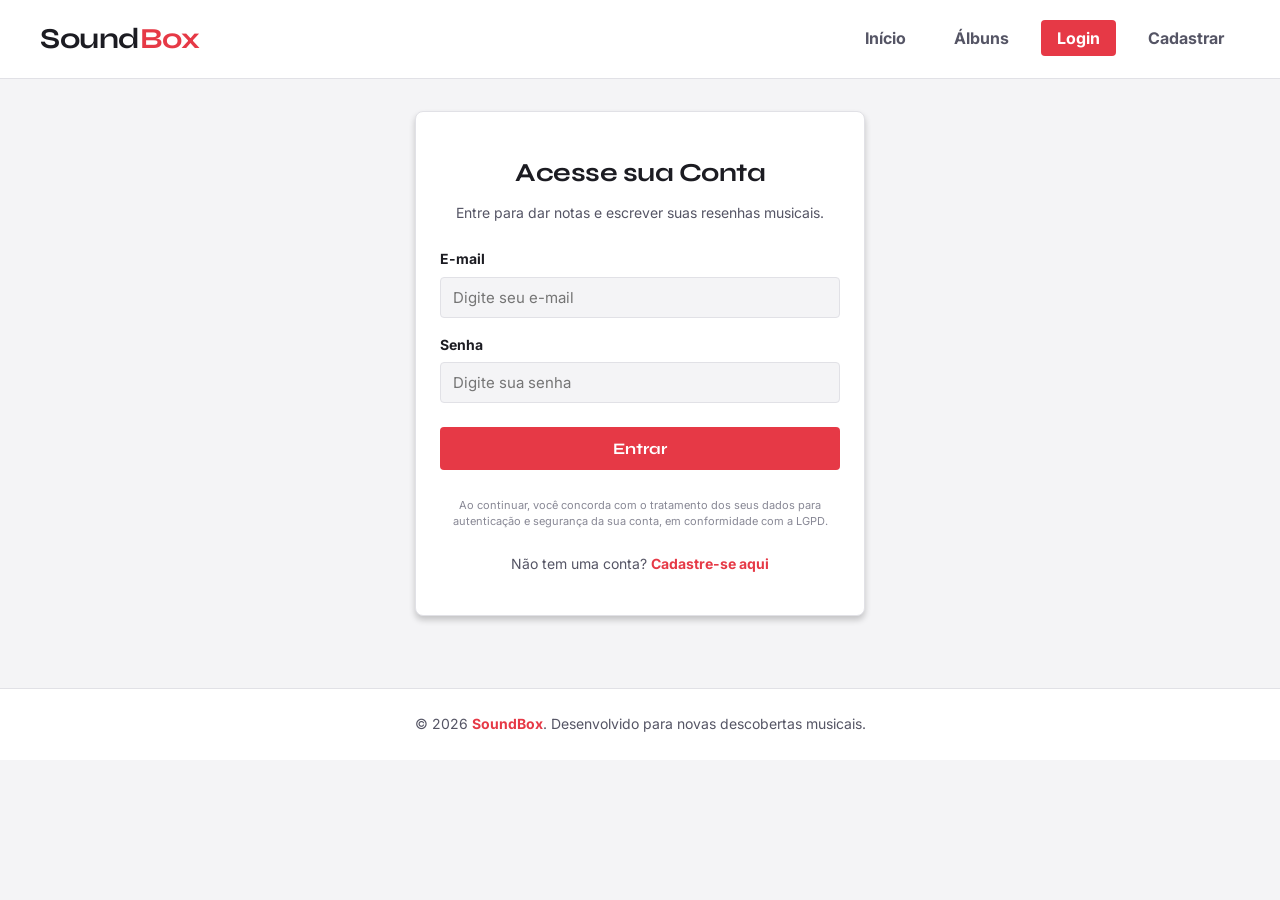
<file: login.html>
<!DOCTYPE html>
<html lang="pt-BR">
<head>
    <meta charset="UTF-8">
    <meta name="viewport" content="width=device-width, initial-scale=1.0">
    <title>SoundBox - Login</title>
    <link rel="icon" type="image/x-icon" href="/icon/favicon.png">
    <link rel="stylesheet" href="css-login/login.css">
</head>
<body>

    <header>
        <div class="header-container">
            <div class="logo-area">
                <h1>Sound<span>Box</span></h1>
            </div>
            <nav>
                <ul>
                    <li><a href="index.html">Início</a></li>
                    <li><a href="produto.html">Álbuns</a></li>
                    <li><a href="login.html" class="active">Login</a></li>
                    <li><a href="new.html">Cadastrar</a></li>
                </ul>
            </nav>
        </div>
    </header>

    <main>
        <section class="login-container">
            <h2>Acesse sua Conta</h2>
            <p class="login-subtitulo">Entre para dar notas e escrever suas resenhas musicais.</p>

            <form action="#" method="POST" class="login-form">
                
                <div class="form-grupo">
                    <label for="email">E-mail</label>
                    <input type="email" id="email" name="email" placeholder="Digite seu e-mail" required>
                </div>

                <div class="form-grupo">
                    <label for="senha">Senha</label>
                    <input type="password" id="senha" name="senha" placeholder="Digite sua senha" required>
                </div>

                <button type="submit" class="btn-login">Entrar</button>

                <p class="lgpd-texto">
                    Ao continuar, você concorda com o tratamento dos seus dados para autenticação e segurança da sua conta, em conformidade com a LGPD.
                </p>
            </form> <div class="login-ajuda">
                <p>Não tem uma conta? <a href="new.html">Cadastre-se aqui</a></p>
            </div>
        </section>

    </main>

    <footer>
        <p>&copy; 2026 <span>SoundBox</span>. Desenvolvido para novas descobertas musicais.</p>
    </footer>

</body>
</html>
</file>
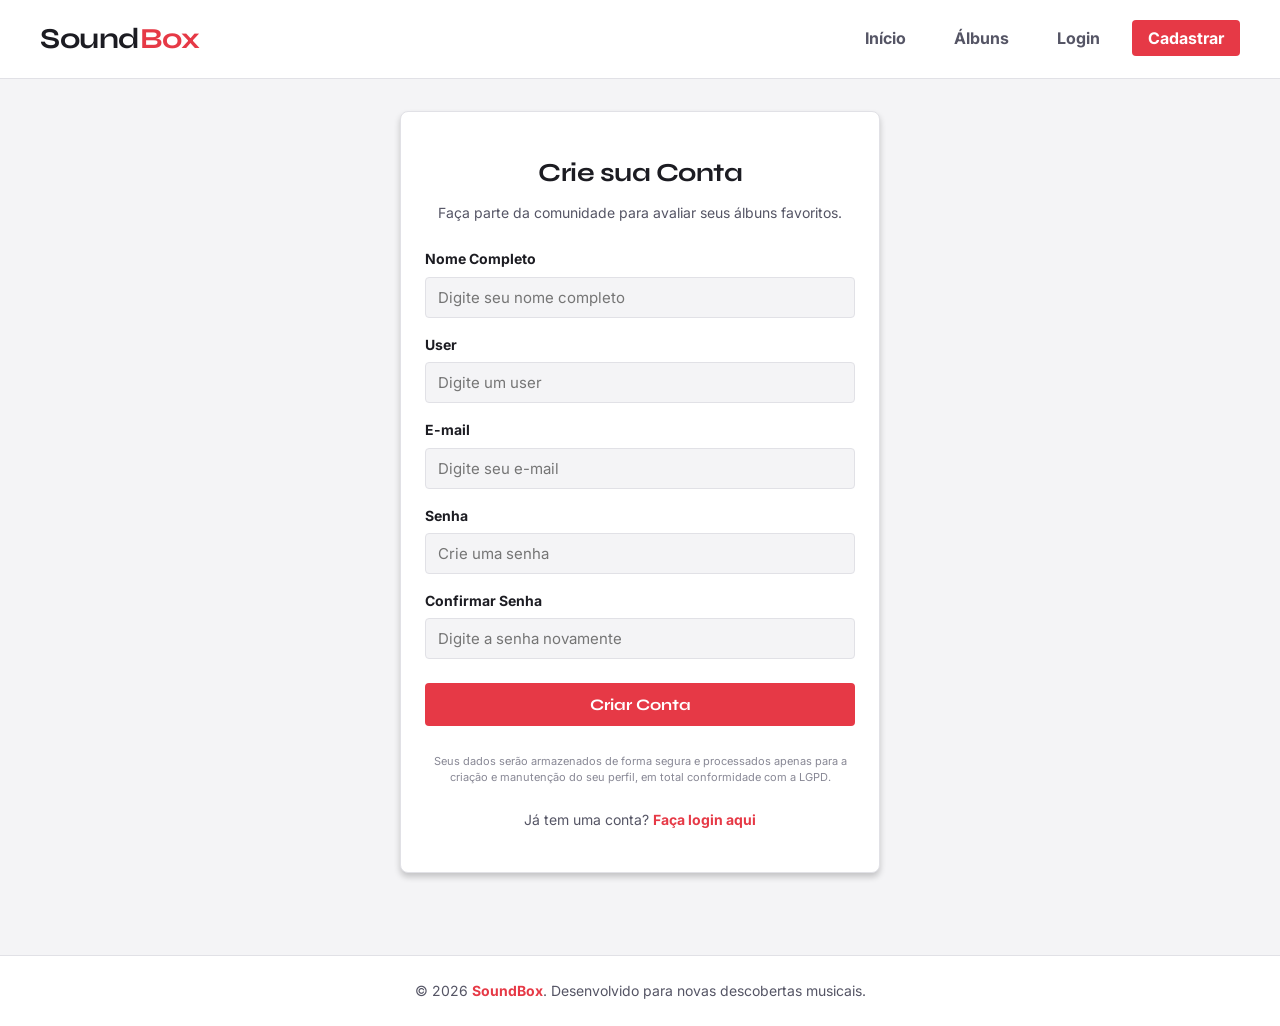
<file: new.html>
<!DOCTYPE html>
<html lang="pt-BR">
<head>
    <meta charset="UTF-8">
    <meta name="viewport" content="width=device-width, initial-scale=1.0">
    <title>SoundBox - Criar Conta</title>
    <link rel="icon" type="image/x-icon" href="/icon/favicon.png">
    <link rel="stylesheet" href="css-cadastro/new.css">
</head>
<body>

    <header>
        <div class="header-container">
            <div class="logo-area">
                <h1>Sound<span>Box</span></h1>
            </div>
            <nav>
                <ul>
                    <li><a href="index.html">Início</a></li>
                    <li><a href="produto.html">Álbuns</a></li>
                    <li><a href="login.html">Login</a></li>
                    <li><a href="new.html" class="active">Cadastrar</a></li>
                </ul>
            </nav>
        </div>
    </header>

    <main>
        <section class="cadastro-container">
            <h2>Crie sua Conta</h2>
            <p class="cadastro-subtitulo">Faça parte da comunidade para avaliar seus álbuns favoritos.</p>

            <form action="#" method="POST" class="cadastro-form">
                
                <div class="form-grupo">
                    <label for="nome">Nome Completo</label>
                    <input type="text" id="nome" name="nome" placeholder="Digite seu nome completo" required>
                </div>

                <div class="form-grupo">
                    <label for="usuario">User</label>
                    <input type="text" id="usuario" name="usuario" placeholder="Digite um user" required>
                </div>

                <div class="form-grupo">
                    <label for="email">E-mail</label>
                    <input type="email" id="email" name="email" placeholder="Digite seu e-mail" required>
                </div>

                <div class="form-grupo">
                    <label for="senha">Senha</label>
                    <input type="password" id="senha" name="senha" placeholder="Crie uma senha" required>
                </div>

                <div class="form-grupo">
                    <label for="confirma-senha">Confirmar Senha</label>
                    <input type="password" id="confirma-senha" name="confirma-senha" placeholder="Digite a senha novamente" required>
                </div>

                <button type="submit" class="btn-cadastro">Criar Conta</button>

                <p class="lgpd-texto">
                    Seus dados serão armazenados de forma segura e processados apenas para a criação e manutenção do seu perfil, em total conformidade com a LGPD.
                </p>
            </form>

            <div class="cadastro-ajuda">
                <p>Já tem uma conta? <a href="login.html">Faça login aqui</a></p>
            </div>
        </section>
    </main>

    <footer>
        <p>&copy; 2026 <span>SoundBox</span>. Desenvolvido para novas descobertas musicais.</p>
    </footer>

</body>
</html>
</file>
<file: css-login/login.css>
@import url('https://fonts.googleapis.com/css2?family=Inter:wght@400;600&family=Syne:wght@700;800&display=swap');

* {
    margin: 0;
    padding: 0;
    box-sizing: border-box;
}

body {
    background-color: #f4f4f6;
    color: #1c1c22; 
    font-family: 'Inter', sans-serif;
    line-height: 1.6;
}

h1, h2, h3, h4 {
    font-family: 'Syne', sans-serif;
    letter-spacing: -0.5px;
    color: #1c1c22;
}

a {
    color: inherit;
    text-decoration: none;
}

header {
    background-color: #ffffff;
    border-bottom: 1px solid #e1e1e6;
    padding: 16px;
}

.header-container {
    max-width: 1200px;
    margin: 0 auto;
    display: flex;
    flex-direction: column; 
    align-items: center;
    gap: 16px;
}

.logo-area h1 {
    font-size: 29px;
}

.logo-area h1 span {
    color: #e63946;
}

nav ul {
    list-style: none;
    display: flex;
    gap: 16px;
}

nav a {
    font-weight: bold;
    color: #555565;
    padding: 8px 16px;
    border-radius: 4px;
    transition: 0.3s;
}

nav a:hover, nav a.active {
    background-color: #e63946;
    color: #ffffff;
}

main {
    max-width: 1200px;
    margin: 0 auto;
    padding: 32px 16px;
}

.login-container {
    background-color: #ffffff;
    border: 1px solid #e1e1e6;
    border-radius: 8px;
    padding: 40px 24px;
    max-width: 450px;
    margin: 0 auto;  
    box-shadow: 0 4px 6px rgba(0, 0, 0, 0.2);
}

.login-container h2 {
    font-size: 26px;
    margin-bottom: 8px;
    text-align: center;
}

.login-subtitulo {
    font-size: 14px;
    color: #555565;
    text-align: center;
    margin-bottom: 24px;
}

.login-form {
    display: flex;
    flex-direction: column;
    gap: 16px;
}

.form-grupo {
    display: flex;
    flex-direction: column;
    gap: 6px;
}

.form-grupo label {
    font-size: 14px;
    font-weight: bold;
    color: #1c1c22;
}

.form-grupo input {
    font-family: 'Inter', sans-serif;
    font-size: 15px;
    padding: 10px 12px;
    border: 1px solid #e1e1e6;
    border-radius: 4px;
    background-color: #f4f4f6;
    color: #1c1c22;
    outline: none; 
    transition: 0.3s;
}

.form-grupo input:focus {
    border-color: #e63946; 
    background-color: #ffffff; 
}

.btn-login {
    font-family: 'Syne', sans-serif;
    font-size: 16px;
    font-weight: bold;
    background-color: #e63946;
    color: #ffffff;
    border: none;
    border-radius: 4px;
    padding: 12px;
    cursor: pointer;
    margin-top: 8px;
    transition: 0.3s;
}

.btn-login:hover {
    background-color: #b82834; 
}

.login-ajuda {
    margin-top: 24px;
    text-align: center;
    font-size: 14px;
    color: #555565;
}

.login-ajuda a {
    color: #e63946;
    font-weight: bold;
}

.login-ajuda a:hover {
    text-decoration: underline;
}

.lgpd-texto {
    font-size: 11px;
    color: #888895;
    text-align: center;
    line-height: 1.4;
    margin-top: 12px;
}

footer {
    background-color: #ffffff;
    border-top: 1px solid #e1e1e6;
    padding: 24px;
    text-align: center;
    color: #555565;
    font-size: 14px;
    margin-top: 40px; 
}

footer span {
    color: #e63946;
    font-weight: bold;
}

@media (min-width: 768px) {
    .header-container {
        flex-direction: row;
        justify-content: space-between;
    }
}
</file>
<file: css-cadastro/new.css>
@import url('https://fonts.googleapis.com/css2?family=Inter:wght@400;600&family=Syne:wght@700;800&display=swap');

* {
    margin: 0;
    padding: 0;
    box-sizing: border-box;
}

body {
    background-color: #f4f4f6;
    color: #1c1c22; 
    font-family: 'Inter', sans-serif;
    line-height: 1.6;
}

h1, h2, h3, h4 {
    font-family: 'Syne', sans-serif;
    letter-spacing: -0.5px;
    color: #1c1c22;
}

a {
    color: inherit;
    text-decoration: none;
}

header {
    background-color: #ffffff;
    border-bottom: 1px solid #e1e1e6;
    padding: 16px;
}

.header-container {
    max-width: 1200px;
    margin: 0 auto;
    display: flex;
    flex-direction: column; 
    align-items: center;
    gap: 16px;
}

.logo-area h1 {
    font-size: 29px;
}

.logo-area h1 span {
    color: #e63946;
}

nav ul {
    list-style: none;
    display: flex;
    gap: 16px;
}

nav a {
    font-weight: bold;
    color: #555565;
    padding: 8px 16px;
    border-radius: 4px;
    transition: 0.3s;
}

nav a:hover, nav a.active {
    background-color: #e63946;
    color: #ffffff;
}

main {
    max-width: 1200px;
    margin: 0 auto;
    padding: 32px 16px;
}

.cadastro-container {
    background-color: #ffffff;
    border: 1px solid #e1e1e6;
    border-radius: 8px;
    padding: 40px 24px;
    max-width: 480px;
    margin: 0 auto;  
    box-shadow: 0 4px 6px rgba(0, 0, 0, 0.2);
}

.cadastro-container h2 {
    font-size: 26px;
    margin-bottom: 8px;
    text-align: center;
}

.cadastro-subtitulo {
    font-size: 14px;
    color: #555565;
    text-align: center;
    margin-bottom: 24px;
}

.cadastro-form {
    display: flex;
    flex-direction: column;
    gap: 16px;
}

.form-grupo {
    display: flex;
    flex-direction: column;
    gap: 6px;
}

.form-grupo label {
    font-size: 14px;
    font-weight: bold;
    color: #1c1c22;
}

.form-grupo input {
    font-family: 'Inter', sans-serif;
    font-size: 15px;
    padding: 10px 12px;
    border: 1px solid #e1e1e6;
    border-radius: 4px;
    background-color: #f4f4f6;
    color: #1c1c22;
    outline: none; 
    transition: 0.3s;
}

.form-grupo input:focus {
    border-color: #e63946; 
    background-color: #ffffff; 
}

.btn-cadastro {
    font-family: 'Syne', sans-serif;
    font-size: 16px;
    font-weight: bold;
    background-color: #e63946;
    color: #ffffff;
    border: none;
    border-radius: 4px;
    padding: 12px;
    cursor: pointer;
    margin-top: 8px;
    transition: 0.3s;
}

.btn-cadastro:hover {
    background-color: #b82834; 
}

.cadastro-ajuda {
    margin-top: 24px;
    text-align: center;
    font-size: 14px;
    color: #555565;
}

.cadastro-ajuda a {
    color: #e63946;
    font-weight: bold;
}

.cadastro-ajuda a:hover {
    text-decoration: underline;
}

.lgpd-texto {
    font-size: 11px;
    color: #888895;
    text-align: center;
    line-height: 1.4;
    margin-top: 12px;
}

footer {
    background-color: #ffffff;
    border-top: 1px solid #e1e1e6;
    padding: 24px;
    text-align: center;
    color: #555565;
    font-size: 14px;
    margin-top: 50px; 
}

footer span {
    color: #e63946;
    font-weight: bold;
}

@media (min-width: 768px) {
    .header-container {
        flex-direction: row;
        justify-content: space-between;
    }
}
</file>
